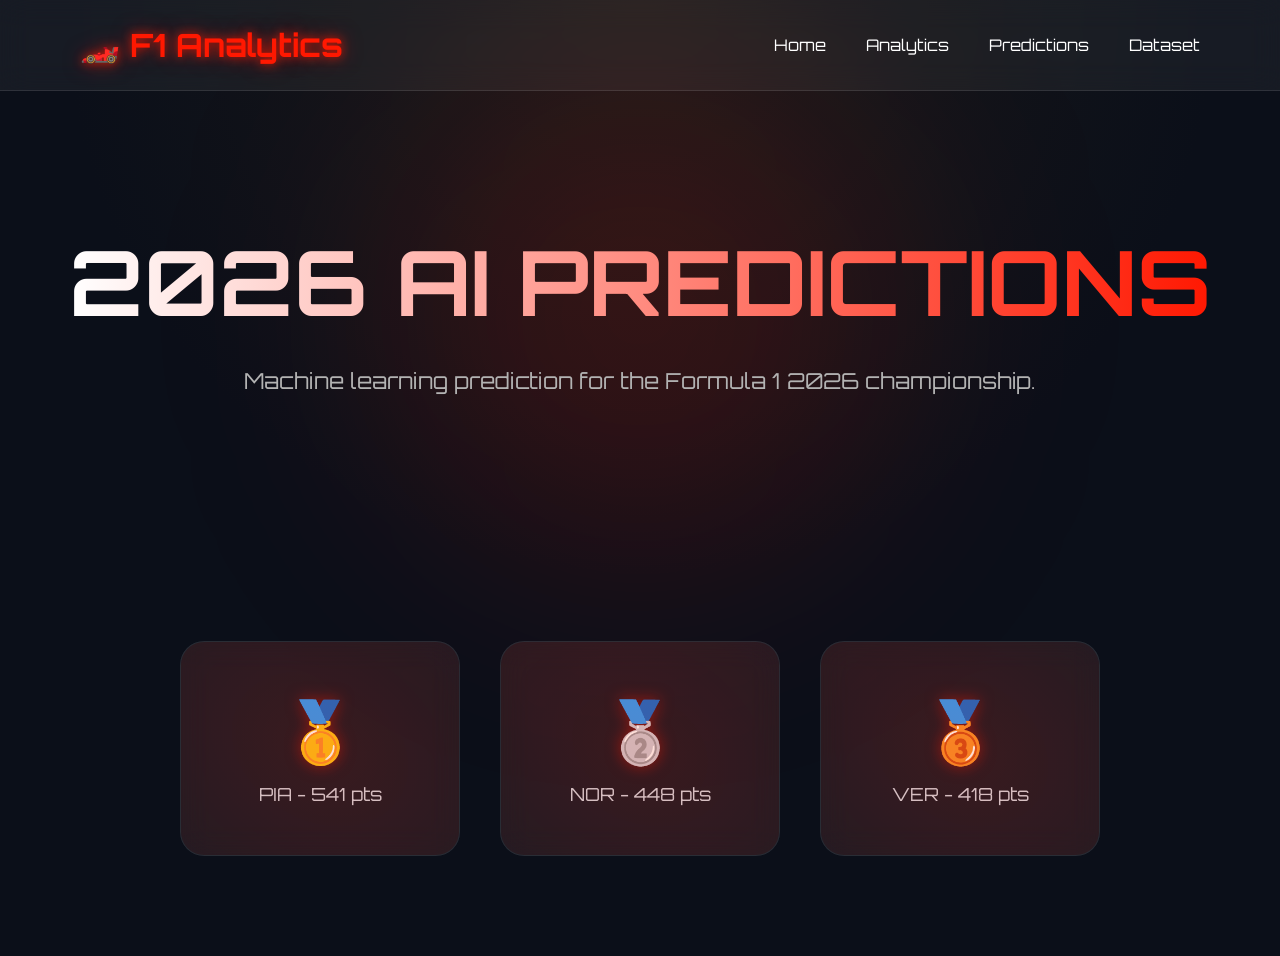
<file: website/predictions.html>
<!DOCTYPE html>
<html lang="en">

<head>

    <meta charset="UTF-8">
    <meta name="viewport" content="width=device-width, initial-scale=1.0">

    <title>Predictions</title>

    <link rel="stylesheet" href="css/style.css">

</head>

<body>

    <nav>

        <div class="logo">
            🏎️ F1 Analytics
        </div>

        <ul>
            <li><a href="index.html">Home</a></li>
            <li><a href="analytics.html">Analytics</a></li>
            <li><a href="predictions.html">Predictions</a></li>
            <li><a href="dataset.html">Dataset</a></li>
        </ul>

    </nav>

    <section class="hero" style="min-height:50vh;">

        <h1>2026 AI Predictions</h1>

        <p>
            Machine learning prediction for the Formula 1 2026 championship.
        </p>

    </section>

    <!-- LEADERBOARD -->

    <section class="stats">

        <div class="card">
            <h2>🥇</h2>
            <p>PIA - 541 pts</p>
        </div>

        <div class="card">
            <h2>🥈</h2>
            <p>NOR - 448 pts</p>
        </div>

        <div class="card">
            <h2>🥉</h2>
            <p>VER - 418 pts</p>
        </div>

    </section>

</body>
</html>
</file>
<file: website/css/style.css>
/* GOOGLE FONT */

@import url('https://fonts.googleapis.com/css2?family=Orbitron:wght@400;600;700&display=swap');

* {
    margin: 0;
    padding: 0;
    box-sizing: border-box;
}

body {

    background:
    radial-gradient(circle at top, #1a1a1a 0%, #0b0f19 50%);

    color: white;

    font-family: 'Orbitron', sans-serif;

    overflow-x: hidden;

}

/* SCROLLBAR */

::-webkit-scrollbar {
    width: 10px;
}

::-webkit-scrollbar-track {
    background: #111827;
}

::-webkit-scrollbar-thumb {
    background: #ff1801;
    border-radius: 20px;
}

/* NAVBAR */

nav {

    width: 100%;

    display: flex;
    justify-content: space-between;
    align-items: center;

    padding: 25px 80px;

    position: sticky;
    top: 0;

    z-index: 1000;

    background: rgba(255,255,255,0.05);

    backdrop-filter: blur(15px);

    border-bottom: 1px solid rgba(255,255,255,0.1);

}

/* LOGO */

.logo {

    font-size: 32px;
    font-weight: 700;

    color: #ff1801;

    text-shadow:
    0 0 10px rgba(255,24,1,0.7),
    0 0 20px rgba(255,24,1,0.5);

}

/* NAV LINKS */

nav ul {

    display: flex;
    list-style: none;
    gap: 40px;

}

nav a {

    text-decoration: none;
    color: white;

    font-size: 16px;

    transition: 0.3s ease;

    position: relative;

}

/* HOVER UNDERLINE */

nav a::after {

    content: '';

    position: absolute;

    left: 0;
    bottom: -8px;

    width: 0%;
    height: 2px;

    background: #ff1801;

    transition: 0.3s;

}

nav a:hover::after {

    width: 100%;

}

nav a:hover {

    color: #ff1801;

}

/* HERO SECTION */

.hero {

    min-height: 100vh;

    display: flex;
    flex-direction: column;
    justify-content: center;
    align-items: center;

    text-align: center;

    padding: 40px;

    position: relative;

}

/* HERO GLOW */

.hero::before {

    content: '';

    position: absolute;

    width: 500px;
    height: 500px;

    background: rgba(255,24,1,0.15);

    filter: blur(120px);

    border-radius: 50%;

    z-index: -1;

}

/* HERO TITLE */

.hero h1 {

    font-size: 90px;

    line-height: 1.1;

    margin-bottom: 30px;

    text-transform: uppercase;

    background: linear-gradient(
        to right,
        white,
        #ff1801
    );

    -webkit-background-clip: text;
    -webkit-text-fill-color: transparent;

}

/* HERO TEXT */

.hero p {

    max-width: 900px;

    font-size: 22px;

    line-height: 1.8;

    color: #b3b3b3;

}

/* BUTTON */

.hero button {

    margin-top: 40px;

    padding: 18px 50px;

    border: none;
    border-radius: 14px;

    background: linear-gradient(
        135deg,
        #ff1801,
        #ff4d4d
    );

    color: white;

    font-size: 18px;
    font-weight: bold;

    cursor: pointer;

    transition: 0.3s ease;

    box-shadow:
    0 0 20px rgba(255,24,1,0.5);

}

/* BUTTON HOVER */

.hero button:hover {

    transform: translateY(-5px) scale(1.03);

    box-shadow:
    0 0 40px rgba(255,24,1,0.8);

}

/* STATS SECTION */

.stats {

    width: 100%;

    display: flex;
    justify-content: center;
    gap: 40px;

    padding: 100px 40px;

    flex-wrap: wrap;

}

/* CARD */

.card {

    width: 280px;

    padding: 50px 30px;

    border-radius: 24px;

    background: rgba(255,255,255,0.05);

    border: 1px solid rgba(255,255,255,0.08);

    backdrop-filter: blur(15px);

    text-align: center;

    transition: 0.4s ease;

    position: relative;

    overflow: hidden;

}

/* CARD GLOW */

.card::before {

    content: '';

    position: absolute;

    top: -50%;
    left: -50%;

    width: 200%;
    height: 200%;

    background: radial-gradient(
        rgba(255,24,1,0.15),
        transparent
    );

    transform: rotate(30deg);

}

/* CARD HOVER */

.card:hover {

    transform: translateY(-12px);

    box-shadow:
    0 0 40px rgba(255,24,1,0.2);

}

/* CARD NUMBER */

.card h2 {

    font-size: 60px;

    margin-bottom: 15px;

    color: #ff1801;

    text-shadow:
    0 0 15px rgba(255,24,1,0.5);

}

/* CARD TEXT */

.card p {

    font-size: 18px;

    color: #d1d5db;

}

/* CHART SECTION */

.chart-section {

    width: 90%;

    max-width: 1200px;

    margin: 60px auto;

    padding: 40px;

    background: rgba(255,255,255,0.04);

    border-radius: 24px;

    backdrop-filter: blur(15px);

    border: 1px solid rgba(255,255,255,0.08);

    box-shadow:
    0 0 25px rgba(255,24,1,0.08);

}

/* TITLE */

.chart-section h2 {

    font-size: 42px;

    margin-bottom: 40px;

}

/* CANVAS */

.chart-container {

    position: relative;

    width: 100%;

    height: 420px;

    margin-top: 30px;

}

canvas {

    background: rgba(255,255,255,0.03);

    border-radius: 20px;

    padding: 20px;

}

/* RESPONSIVE */

@media(max-width: 900px) {

    nav {

        padding: 20px;

        flex-direction: column;
        gap: 20px;

    }

    .hero h1 {

        font-size: 55px;

    }

    .hero p {

        font-size: 18px;

    }

    .stats {

        flex-direction: column;
        align-items: center;

    }

}

/* TABLE CONTROLS */

.table-controls {

    margin-bottom: 30px;

}

.table-controls input {

    width: 100%;

    padding: 18px;

    border-radius: 14px;

    border: 1px solid rgba(255,255,255,0.1);

    background: rgba(255,255,255,0.05);

    color: white;

    font-size: 16px;

    outline: none;

}

/* TABLE */

.table-wrapper {

    overflow-x: auto;

}

table {

    width: 100%;

    border-collapse: collapse;

    overflow: hidden;

    border-radius: 20px;

}

thead {

    background: linear-gradient(
        90deg,
        #ff1801,
        #ff4d4d
    );

}

th {

    padding: 18px;

    text-align: left;

    font-size: 16px;

}

td {

    padding: 18px;

    border-bottom: 1px solid rgba(255,255,255,0.08);

    color: #d1d5db;

}

/* ROW HOVER */

tbody tr {

    transition: 0.3s;

}

tbody tr:hover {

    background: rgba(255,255,255,0.05);

    transform: scale(1.01);

}
</file>
